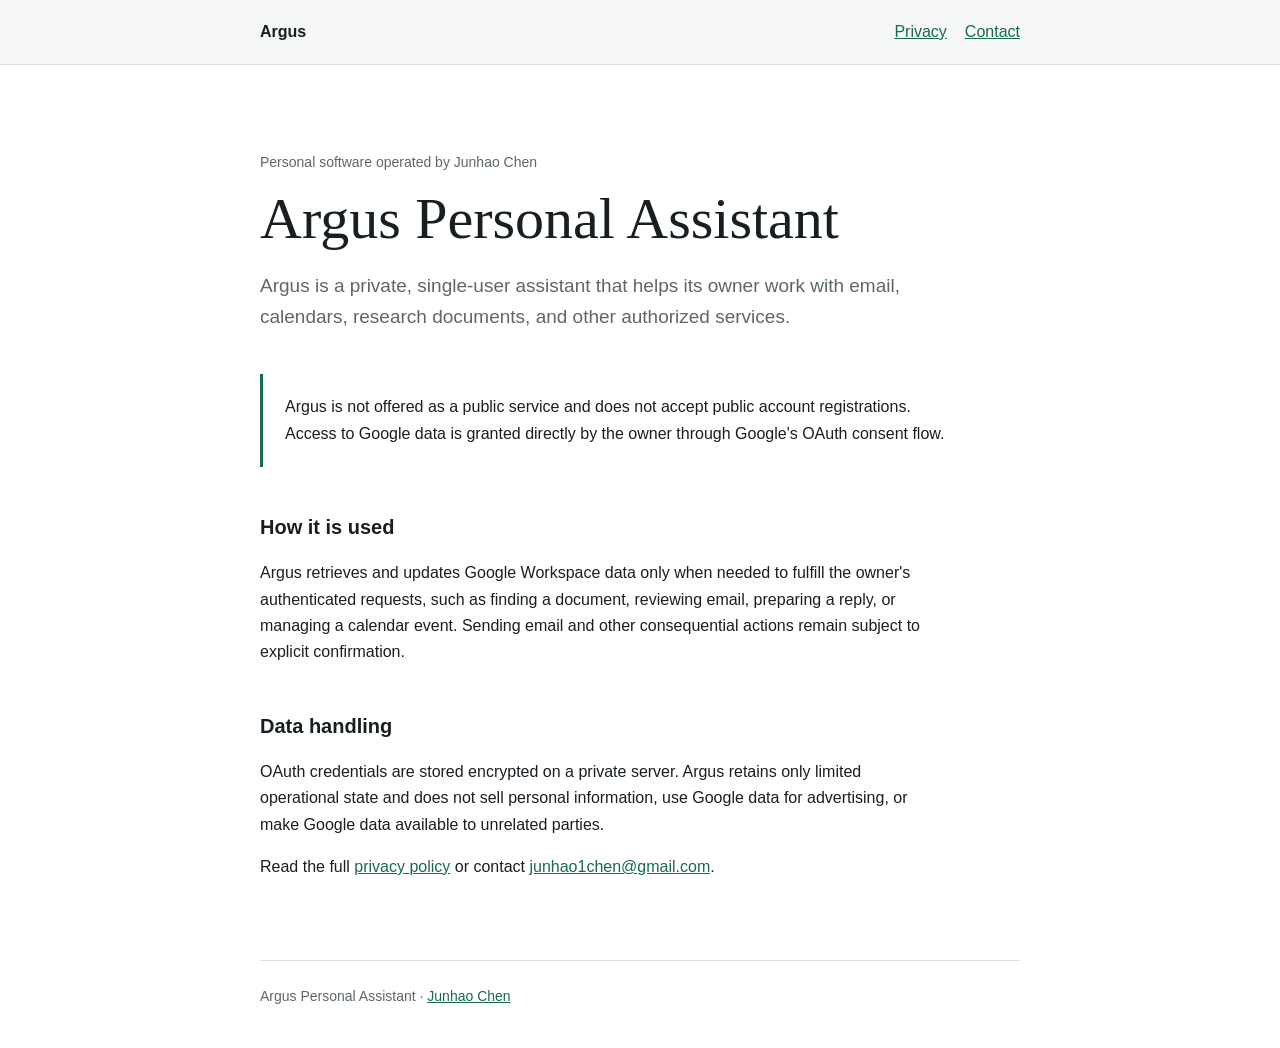
<file: argus/index.html>
<!doctype html>
<html lang="en">
<head>
  <meta charset="utf-8">
  <meta name="viewport" content="width=device-width, initial-scale=1">
  <meta name="description" content="Information about Argus Personal Assistant, a private assistant operated by Junhao Chen.">
  <title>Argus Personal Assistant</title>
  <link rel="stylesheet" href="style.css">
</head>
<body>
  <header>
    <nav class="nav" aria-label="Primary navigation">
      <a class="brand" href="./">Argus</a>
      <div class="nav-links">
        <a href="privacy/">Privacy</a>
        <a href="mailto:junhao1chen@gmail.com">Contact</a>
      </div>
    </nav>
  </header>

  <main>
    <p class="eyebrow">Personal software operated by Junhao Chen</p>
    <h1>Argus Personal Assistant</h1>
    <p class="lede">Argus is a private, single-user assistant that helps its owner work with email, calendars, research documents, and other authorized services.</p>

    <div class="facts">
      <p>Argus is not offered as a public service and does not accept public account registrations. Access to Google data is granted directly by the owner through Google's OAuth consent flow.</p>
    </div>

    <h2>How it is used</h2>
    <p>Argus retrieves and updates Google Workspace data only when needed to fulfill the owner's authenticated requests, such as finding a document, reviewing email, preparing a reply, or managing a calendar event. Sending email and other consequential actions remain subject to explicit confirmation.</p>

    <h2>Data handling</h2>
    <p>OAuth credentials are stored encrypted on a private server. Argus retains only limited operational state and does not sell personal information, use Google data for advertising, or make Google data available to unrelated parties.</p>

    <p>Read the full <a href="privacy/">privacy policy</a> or contact <a href="mailto:junhao1chen@gmail.com">junhao1chen@gmail.com</a>.</p>
  </main>

  <footer>
    <span>Argus Personal Assistant</span> &middot; <a href="../">Junhao Chen</a>
  </footer>
</body>
</html>
</file>
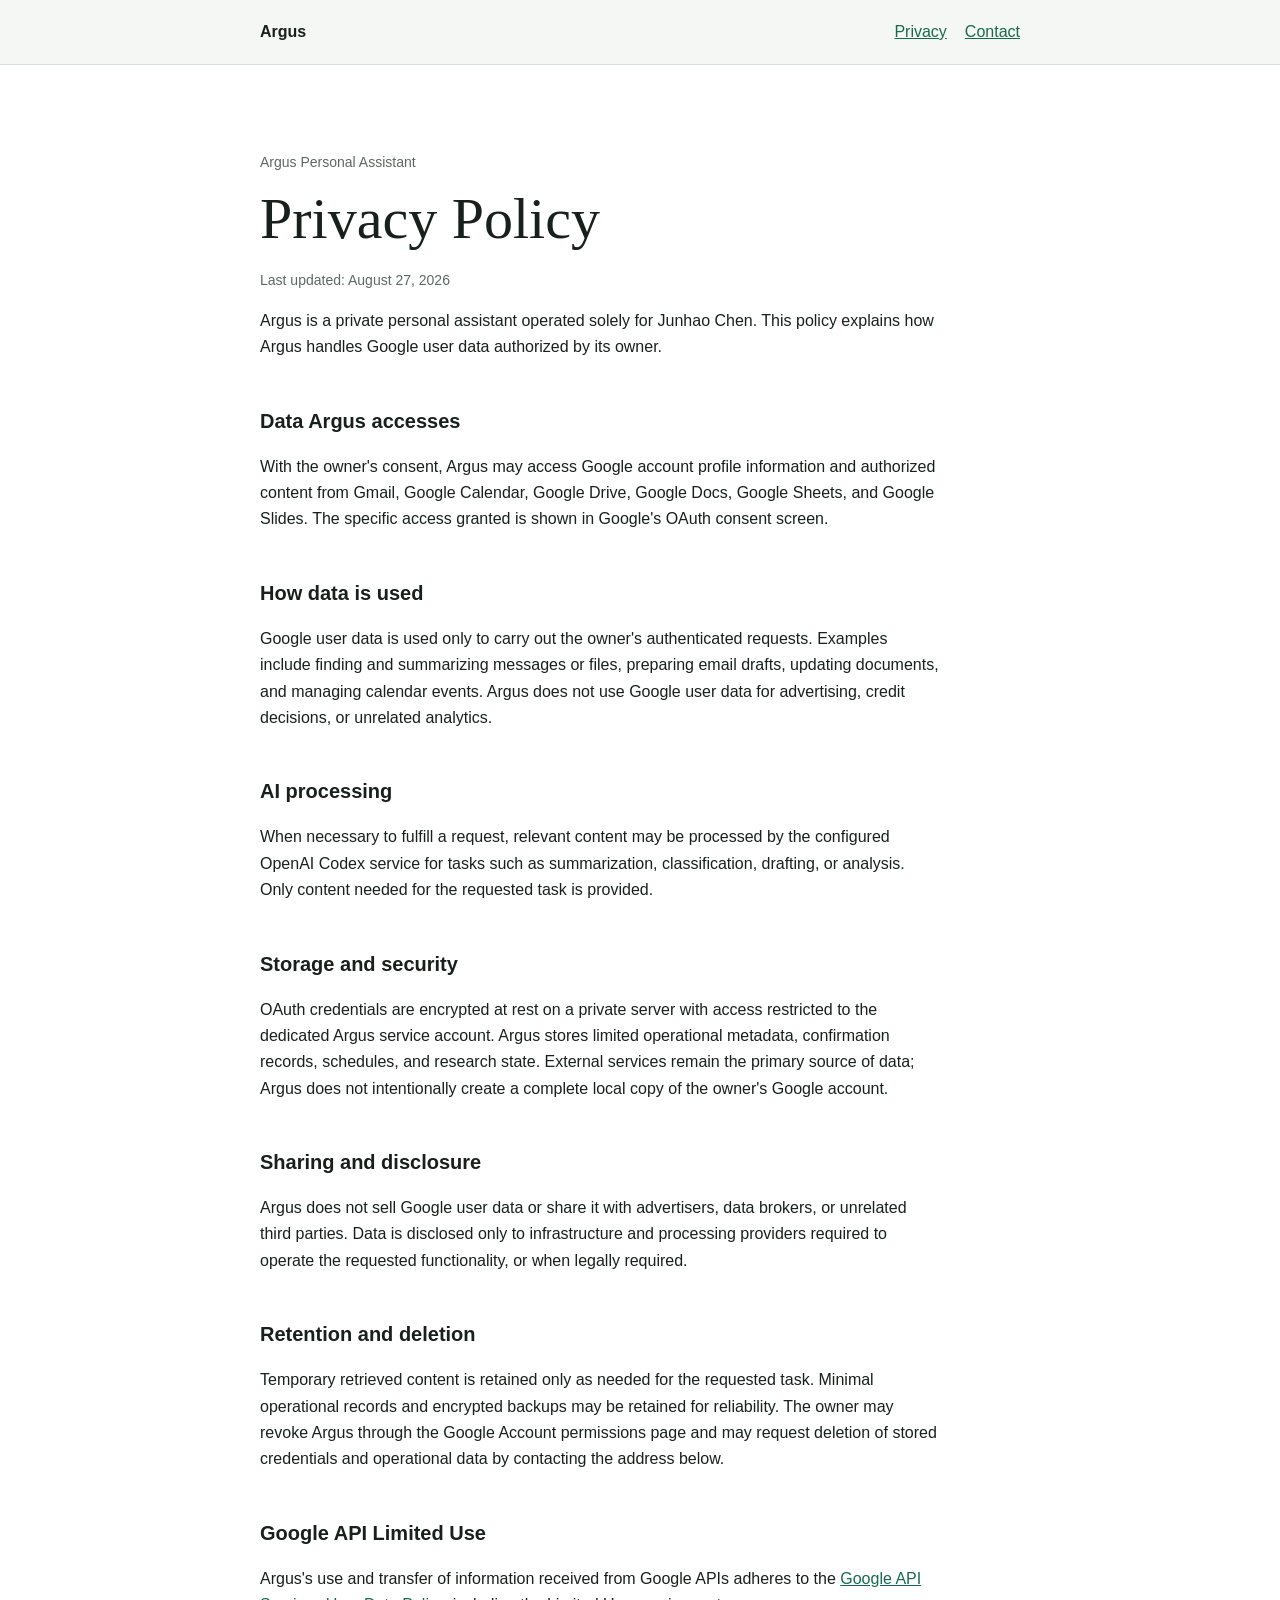
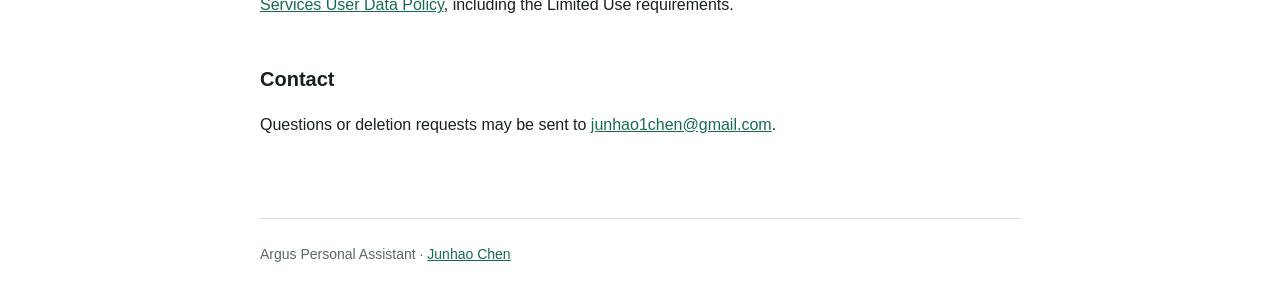
<file: argus/privacy/index.html>
<!doctype html>
<html lang="en">
<head>
  <meta charset="utf-8">
  <meta name="viewport" content="width=device-width, initial-scale=1">
  <meta name="description" content="Privacy policy for Argus Personal Assistant.">
  <title>Privacy Policy - Argus Personal Assistant</title>
  <link rel="stylesheet" href="../style.css">
</head>
<body>
  <header>
    <nav class="nav" aria-label="Primary navigation">
      <a class="brand" href="../">Argus</a>
      <div class="nav-links">
        <a href="./" aria-current="page">Privacy</a>
        <a href="mailto:junhao1chen@gmail.com">Contact</a>
      </div>
    </nav>
  </header>

  <main>
    <p class="eyebrow">Argus Personal Assistant</p>
    <h1>Privacy Policy</h1>
    <p class="updated">Last updated: August 27, 2026</p>

    <p>Argus is a private personal assistant operated solely for Junhao Chen. This policy explains how Argus handles Google user data authorized by its owner.</p>

    <h2>Data Argus accesses</h2>
    <p>With the owner's consent, Argus may access Google account profile information and authorized content from Gmail, Google Calendar, Google Drive, Google Docs, Google Sheets, and Google Slides. The specific access granted is shown in Google's OAuth consent screen.</p>

    <h2>How data is used</h2>
    <p>Google user data is used only to carry out the owner's authenticated requests. Examples include finding and summarizing messages or files, preparing email drafts, updating documents, and managing calendar events. Argus does not use Google user data for advertising, credit decisions, or unrelated analytics.</p>

    <h2>AI processing</h2>
    <p>When necessary to fulfill a request, relevant content may be processed by the configured OpenAI Codex service for tasks such as summarization, classification, drafting, or analysis. Only content needed for the requested task is provided.</p>

    <h2>Storage and security</h2>
    <p>OAuth credentials are encrypted at rest on a private server with access restricted to the dedicated Argus service account. Argus stores limited operational metadata, confirmation records, schedules, and research state. External services remain the primary source of data; Argus does not intentionally create a complete local copy of the owner's Google account.</p>

    <h2>Sharing and disclosure</h2>
    <p>Argus does not sell Google user data or share it with advertisers, data brokers, or unrelated third parties. Data is disclosed only to infrastructure and processing providers required to operate the requested functionality, or when legally required.</p>

    <h2>Retention and deletion</h2>
    <p>Temporary retrieved content is retained only as needed for the requested task. Minimal operational records and encrypted backups may be retained for reliability. The owner may revoke Argus through the Google Account permissions page and may request deletion of stored credentials and operational data by contacting the address below.</p>

    <h2>Google API Limited Use</h2>
    <p>Argus's use and transfer of information received from Google APIs adheres to the <a href="https://developers.google.com/terms/api-services-user-data-policy">Google API Services User Data Policy</a>, including the Limited Use requirements.</p>

    <h2>Contact</h2>
    <p>Questions or deletion requests may be sent to <a href="mailto:junhao1chen@gmail.com">junhao1chen@gmail.com</a>.</p>
  </main>

  <footer>
    <span>Argus Personal Assistant</span> &middot; <a href="../../">Junhao Chen</a>
  </footer>
</body>
</html>
</file>
<file: argus/style.css>
:root {
  color-scheme: light;
  --ink: #18201c;
  --muted: #5d6862;
  --line: #d9dfdb;
  --accent: #176b4d;
  --paper: #ffffff;
  --wash: #f5f7f5;
}

* {
  box-sizing: border-box;
}

body {
  margin: 0;
  background: var(--paper);
  color: var(--ink);
  font-family: Arial, Helvetica, sans-serif;
  font-size: 16px;
  line-height: 1.65;
}

a {
  color: var(--accent);
}

header {
  border-bottom: 1px solid var(--line);
  background: var(--wash);
}

.nav,
main,
footer {
  width: min(760px, calc(100% - 40px));
  margin: 0 auto;
}

.nav {
  display: flex;
  min-height: 64px;
  align-items: center;
  justify-content: space-between;
  gap: 24px;
}

.brand {
  color: var(--ink);
  font-weight: 700;
  text-decoration: none;
}

.nav-links {
  display: flex;
  gap: 18px;
}

main {
  padding: 72px 0 64px;
}

h1 {
  max-width: 650px;
  margin: 0 0 18px;
  font-family: Georgia, "Times New Roman", serif;
  font-size: clamp(38px, 8vw, 58px);
  font-weight: 500;
  line-height: 1.08;
}

h2 {
  margin: 44px 0 10px;
  font-size: 20px;
}

p,
ul {
  max-width: 680px;
}

.lede {
  color: var(--muted);
  font-size: 19px;
}

.facts {
  margin: 42px 0;
  padding: 4px 0 4px 22px;
  border-left: 3px solid var(--accent);
}

.eyebrow,
.updated {
  color: var(--muted);
  font-size: 14px;
}

footer {
  padding: 24px 0 40px;
  border-top: 1px solid var(--line);
  color: var(--muted);
  font-size: 14px;
}

@media (max-width: 540px) {
  .nav {
    align-items: flex-start;
    flex-direction: column;
    gap: 6px;
    padding: 14px 0;
  }

  main {
    padding-top: 48px;
  }
}
</file>
